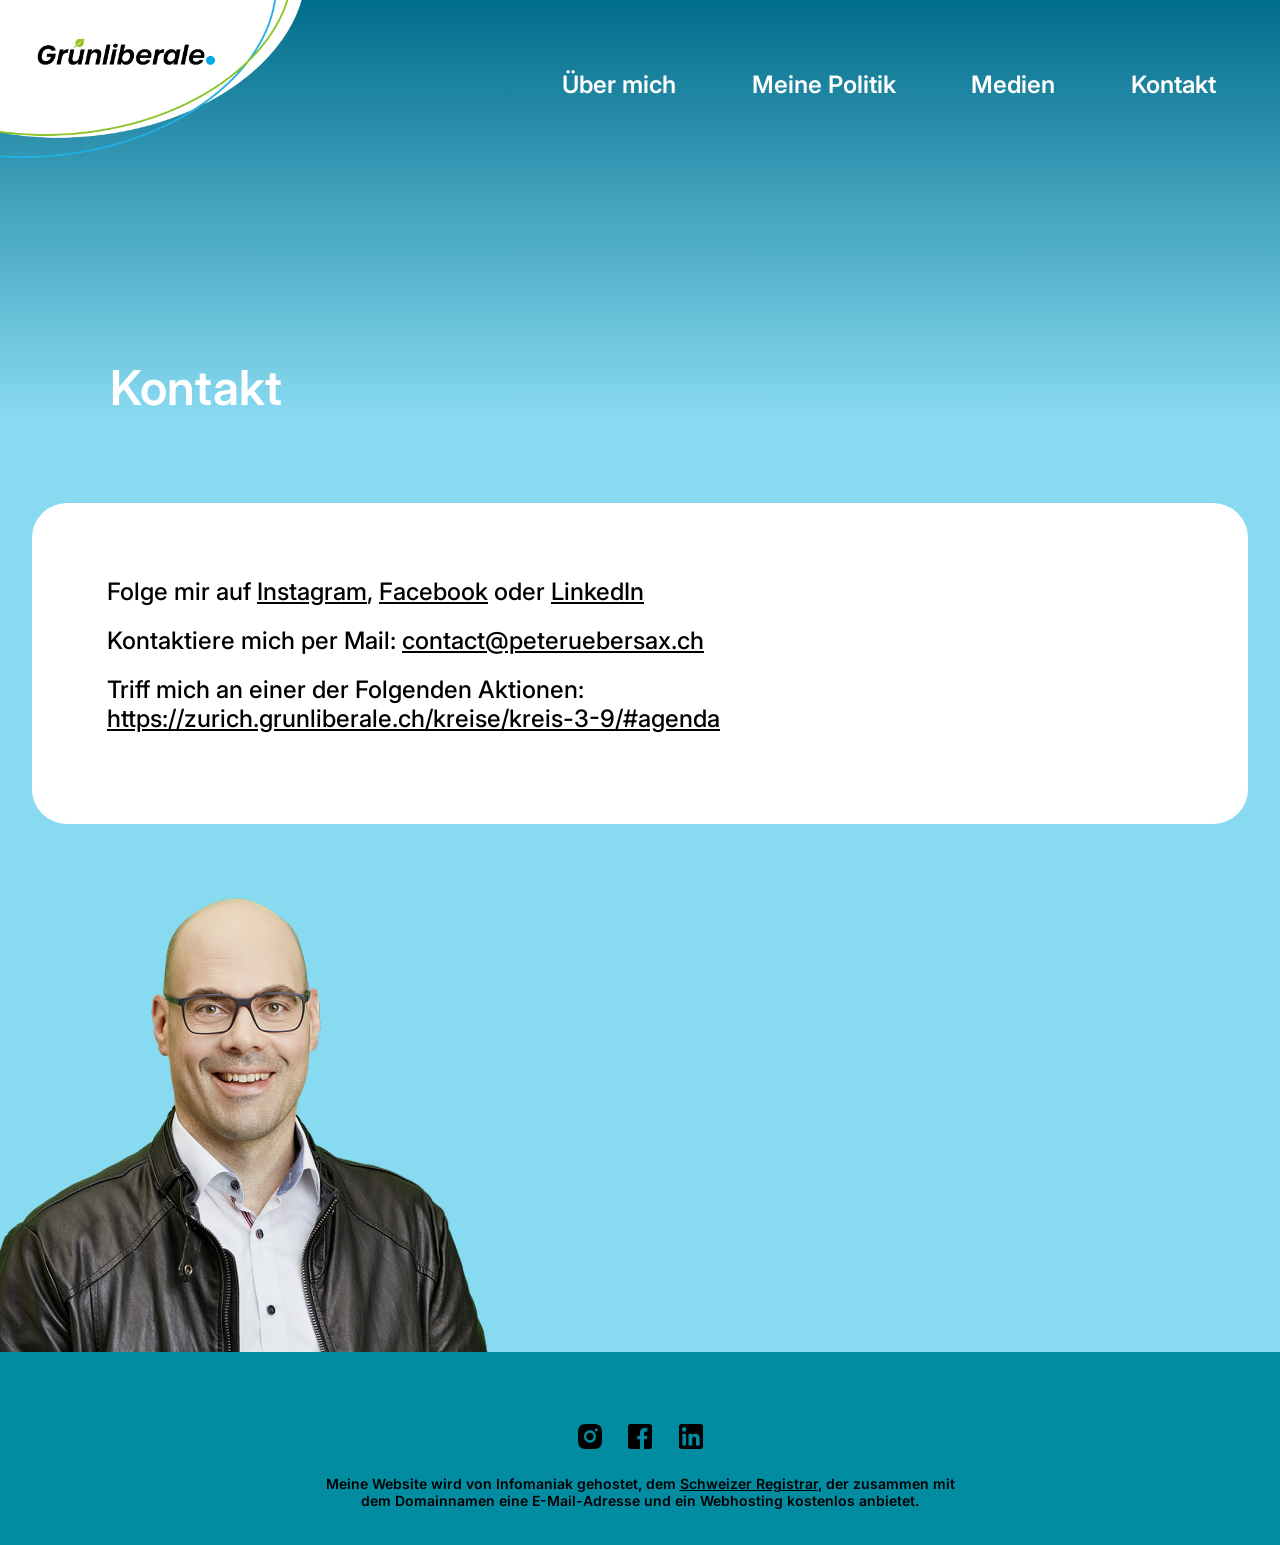
<file: pages/contacts.html>
<!DOCTYPE html>
<html lang="en">
  <head>
    <meta charset="UTF-8" />
    <meta name="viewport" content="width=device-width, initial-scale=1.0" />
    <title>Kontakt</title>
    <link rel="icon" href="../img/leaf.png" type="image/png">
    <link rel="stylesheet" href="../css/contacts.css" />
    <script src="../JS/burger.js" defer></script>
    <script src="../JS/contacts.js" defer></script>
  </head>
  <body>
    <header class="header">
      <button class="burger_toggle" id="burgerToggle" aria-label="Menu">
        <span></span>
        <span></span>
        <span></span>
      </button>
      <nav class="burger_menu" id="burgerMenu">
        <ul class="burger_menu__list">
          <li class="burger_menu__item">
            <a href="../index.html">Über mich</a>
          </li>
          <li class="burger_menu__item">
            <a href="politic.html">Meine Politik</a>
          </li>
          <li class="burger_menu__item"><a href="medien.html">Medien</a></li>
          <li class="burger_menu__item">
            <a href="contacts.html">Kontakt</a>
          </li>
        </ul>
      </nav>
      <ul class="header__block">
        <li class="header__about_me"><a href="../index.html">Über mich</a></li>
        <li class="header__my_politic">
          <a href="politic.html">Meine Politik</a>
        </li>
        <li class="header__media"><a href="medien.html">Medien</a></li>
        <li class="header__contacts"><a href="contacts.html">Kontakt</a></li>
      </ul>
    </header>
    <main class="main">
      <div class="linear_gradient"></div>
      <section class="logo">
        <img class="main__logo_mobile" src="../img/logo_mobile.png" alt="" />
        <img class="main__logo" src="../img/logo.png" alt="" />
      </section>

      <section class="contacts">
        <h3 class="contacts__title">Kontakt</h3>
        <div class="contacts__wrapper">
          <ul class="contacts__list">
            <li class="contacts__list__item">
              <p class="contacts__list__item__text">
                Folge mir auf <a class="contacts__list__item__text_link" href="https://www.instagram.com/peter.uebersax/"
            >Instagram</a>, <a class="contacts__list__item__text_link" href="https://www.facebook.com/peter.uebersax.12">Facebook</a> oder <a class="contacts__list__item__text_link" href="https://www.linkedin.com/in/peter-u-022654145/">LinkedIn</a>
              </p>
            </li>
            <!-- <li class="contacts__list__item">
              <p class="contacts__list__item__text">
                Kontaktiere mich per Mail: 
                <a href="&#109;&#97;&#105;&#108;&#116;&#111;&#58;&#99;&#111;&#110;&#116;&#97;&#99;&#116;&#64;&#112;&#101;&#116;&#101;&#114;&#117;&#101;&#98;&#101;&#114;&#115;&#97;&#120;&#46;&#99;&#104;">contact@peteruebersax.ch</a>
                <a class="contacts__list__item__text_link" href="mailto:contact@peteruebersax.ch">contact@peteruebersax.ch</a>
              </p>
            </li> -->

<li class="contacts__list__item">
  <p class="contacts__list__item__text">
    Kontaktiere mich per Mail: <a class="contacts__list__item__text_link" id="email-link" href="#">📧 Email laden...</a>
  </p>
</li>

            <li class="contacts__list__item">
              <p class="contacts__list__item__text">
                Triff mich an einer der Folgenden
                Aktionen: <br><a class="contacts__list__item__text_link" href="https://zurich.grunliberale.ch/kreise/kreis-3-9/#agenda">https://zurich.grunliberale.ch/kreise/kreis-3-9/#agenda</a>
              </p>
            </li>
          </ul>
        </div>
        <img class="contacts_img" src="../img/Peter_contacts.png" alt="" />
      </section>
    </main>

    <footer class="footer">
      <ul class="footer__icons">
        <li class="footer__icons__item">
          <a href="https://www.instagram.com/peter.uebersax/"
            ><img class="footer__icons__item__img" src="/img/insta.png" alt=""
          /></a>
        </li>
        <li class="footer__icons__item">
          <a href="https://www.facebook.com/peter.uebersax.12"
            ><img
              class="footer__icons__item__img"
              src="/img/facebook.png"
              alt=""
          /></a>
        </li>
        <li class="footer__icons__item">
          <a href="https://www.linkedin.com/in/peter-u-022654145/"
            ><img
              class="footer__icons__item__img"
              src="/img/linkedin.png"
              alt=""
          /></a>
        </li>
      </ul>
      <p class="footer__text">
        Meine Website wird von Infomaniak gehostet, dem <a
          href="https://www.infomaniak.com/de/domains"
          ><span class="footer__text__link">Schweizer Registrar</span></a
        >, der zusammen mit dem Domainnamen eine E-Mail-Adresse und ein
        Webhosting kostenlos anbietet.
      </p>
    </footer>
  </body>
</html>
</file>
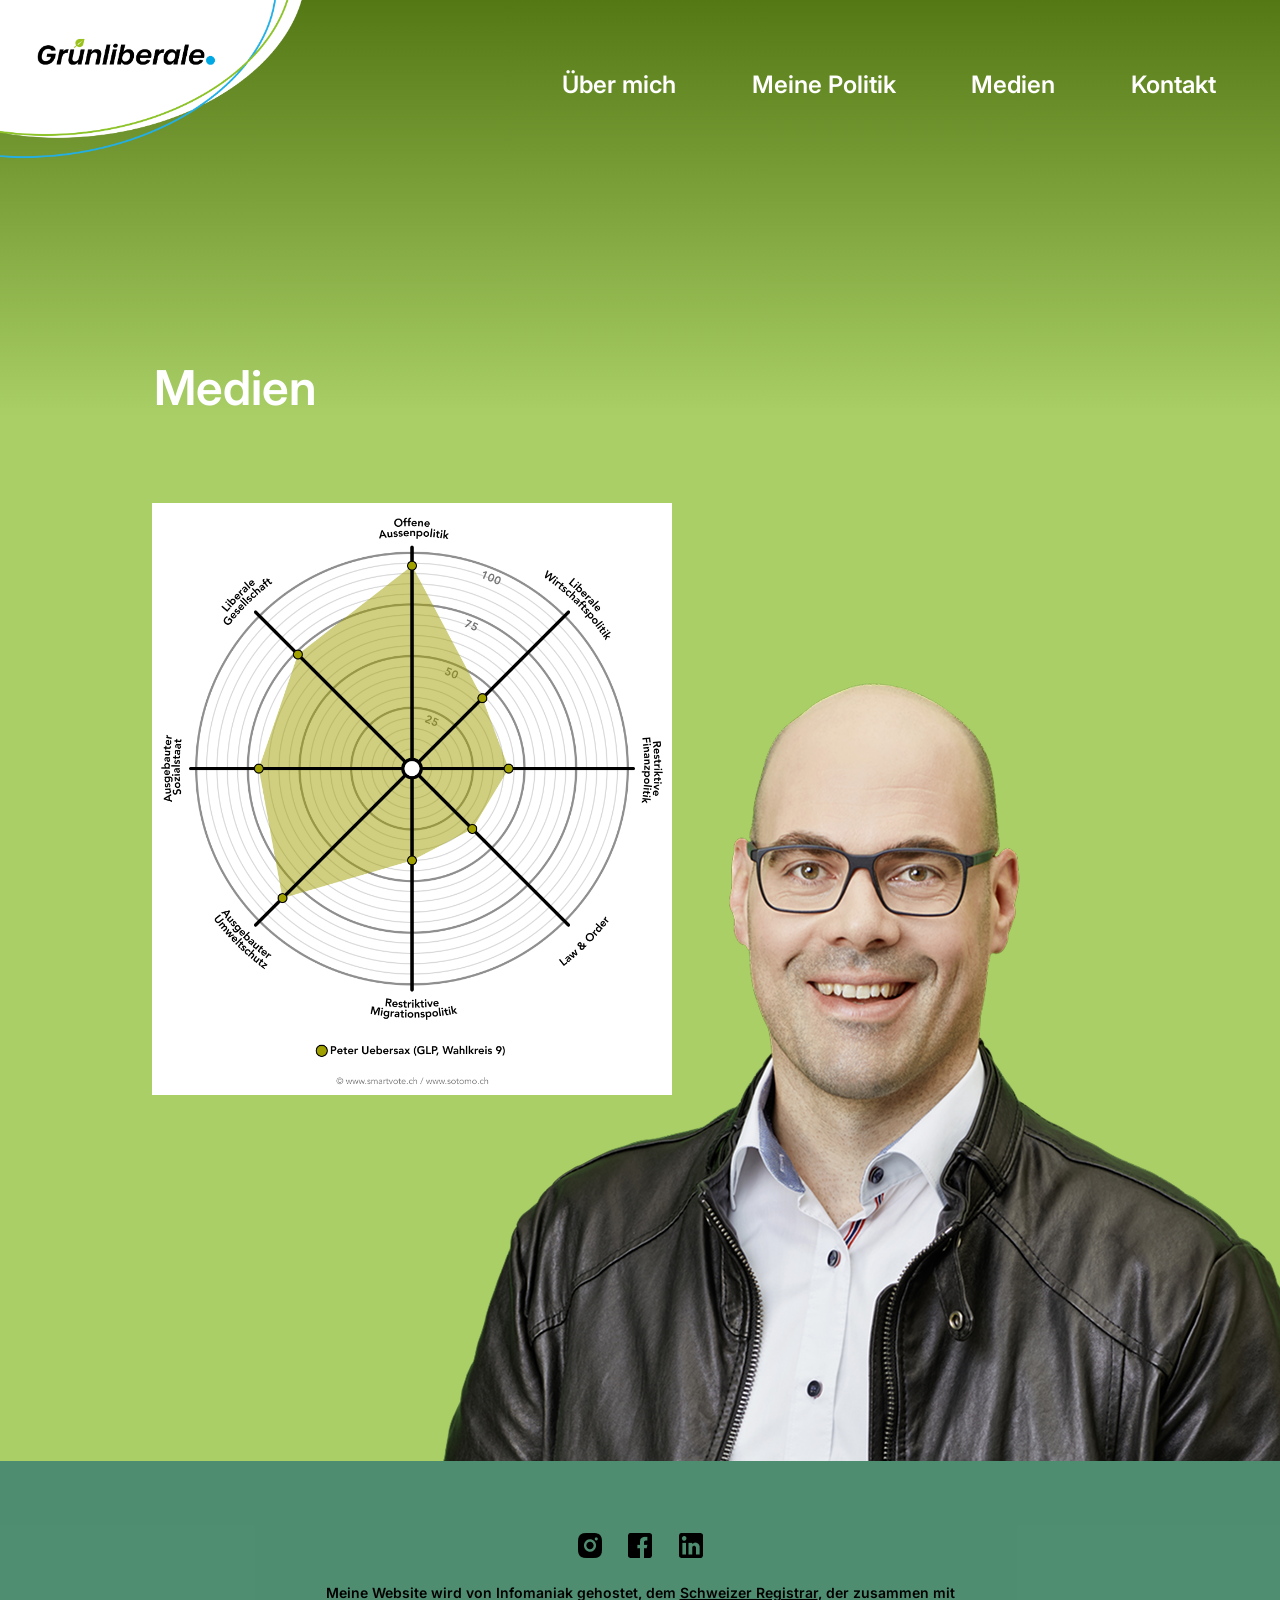
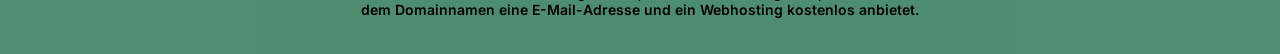
<file: pages/medien.html>
<!DOCTYPE html>
<html lang="en">
  <head>
    <meta charset="UTF-8" />
    <meta name="viewport" content="width=device-width, initial-scale=1.0" />
    <title>Medien</title>
    <link rel="icon" href="../img/leaf.png" type="image/png">
    <link rel="stylesheet" href="../css/medien.css" />
    <script src="../JS/burger.js" defer></script>
  </head>
  <body>
    <header class="header">
      <button class="burger_toggle" id="burgerToggle" aria-label="Menu">
        <span></span>
        <span></span>
        <span></span>
      </button>
      <nav class="burger_menu" id="burgerMenu">
        <ul class="burger_menu__list">
      <li class="burger_menu__item"><a href="../index.html">Über mich</a></li>
      <li class="burger_menu__item"><a href="politic.html">Meine Politik</a></li>
      <li class="burger_menu__item"><a href="medien.html">Medien</a></li>
      <li class="burger_menu__item"><a href="contacts.html">Kontakt</a></li>
        </ul>
      </nav>
      <ul class="header__block">
    <li class="header__about_me"><a href="../index.html">Über mich</a></li>
    <li class="header__my_politic"><a href="politic.html">Meine Politik</a></li>
    <li class="header__media"><a href="medien.html">Medien</a></li>
    <li class="header__contacts"><a href="contacts.html">Kontakt</a></li>
      </ul>
    </header>
    <main class="main">
      <div class="linear_gradient"></div>
      <section class="logo">
        <img class="main__logo_mobile" src="../img/logo_mobile.png" alt="" />
        <img class="main__logo" src="../img/logo.png" alt="" />
      </section>

      <section class="medien">
        <h3 class="medien__title">Medien</h3>
        <a href="https://smartvote.ch/de/elections/26_st_zuerich_leg/candidacies/73060"> <img class="medien__img" src="../img/medien.png" alt=""></a>
      </section>
           <img class="politic_img" src="../img/Peter_flipped.png" alt="" />
    </main>

    <footer class="footer">
      <ul class="footer__icons">
        <li class="footer__icons__item">
          <a href="https://www.instagram.com/peter.uebersax/"
            ><img class="footer__icons__item__img" src="/img/insta.png" alt=""
          /></a>
        </li>
        <li class="footer__icons__item">
          <a href="https://www.facebook.com/peter.uebersax.12"
            ><img
              class="footer__icons__item__img"
              src="/img/facebook.png"
              alt=""
          /></a>
        </li>
        <li class="footer__icons__item">
          <a href="https://www.linkedin.com/in/peter-u-022654145/"
            ><img
              class="footer__icons__item__img"
              src="/img/linkedin.png"
              alt=""
          /></a>
        </li>
      </ul>
      <p class="footer__text">
        Meine Website wird von Infomaniak gehostet, dem <a
          href="https://www.infomaniak.com/de/domains"
          ><span class="footer__text__link">Schweizer Registrar</span></a
        >, der zusammen mit dem Domainnamen eine E-Mail-Adresse und ein
        Webhosting kostenlos anbietet.
      </p>
    </footer>
  </body>
</html>
</file>
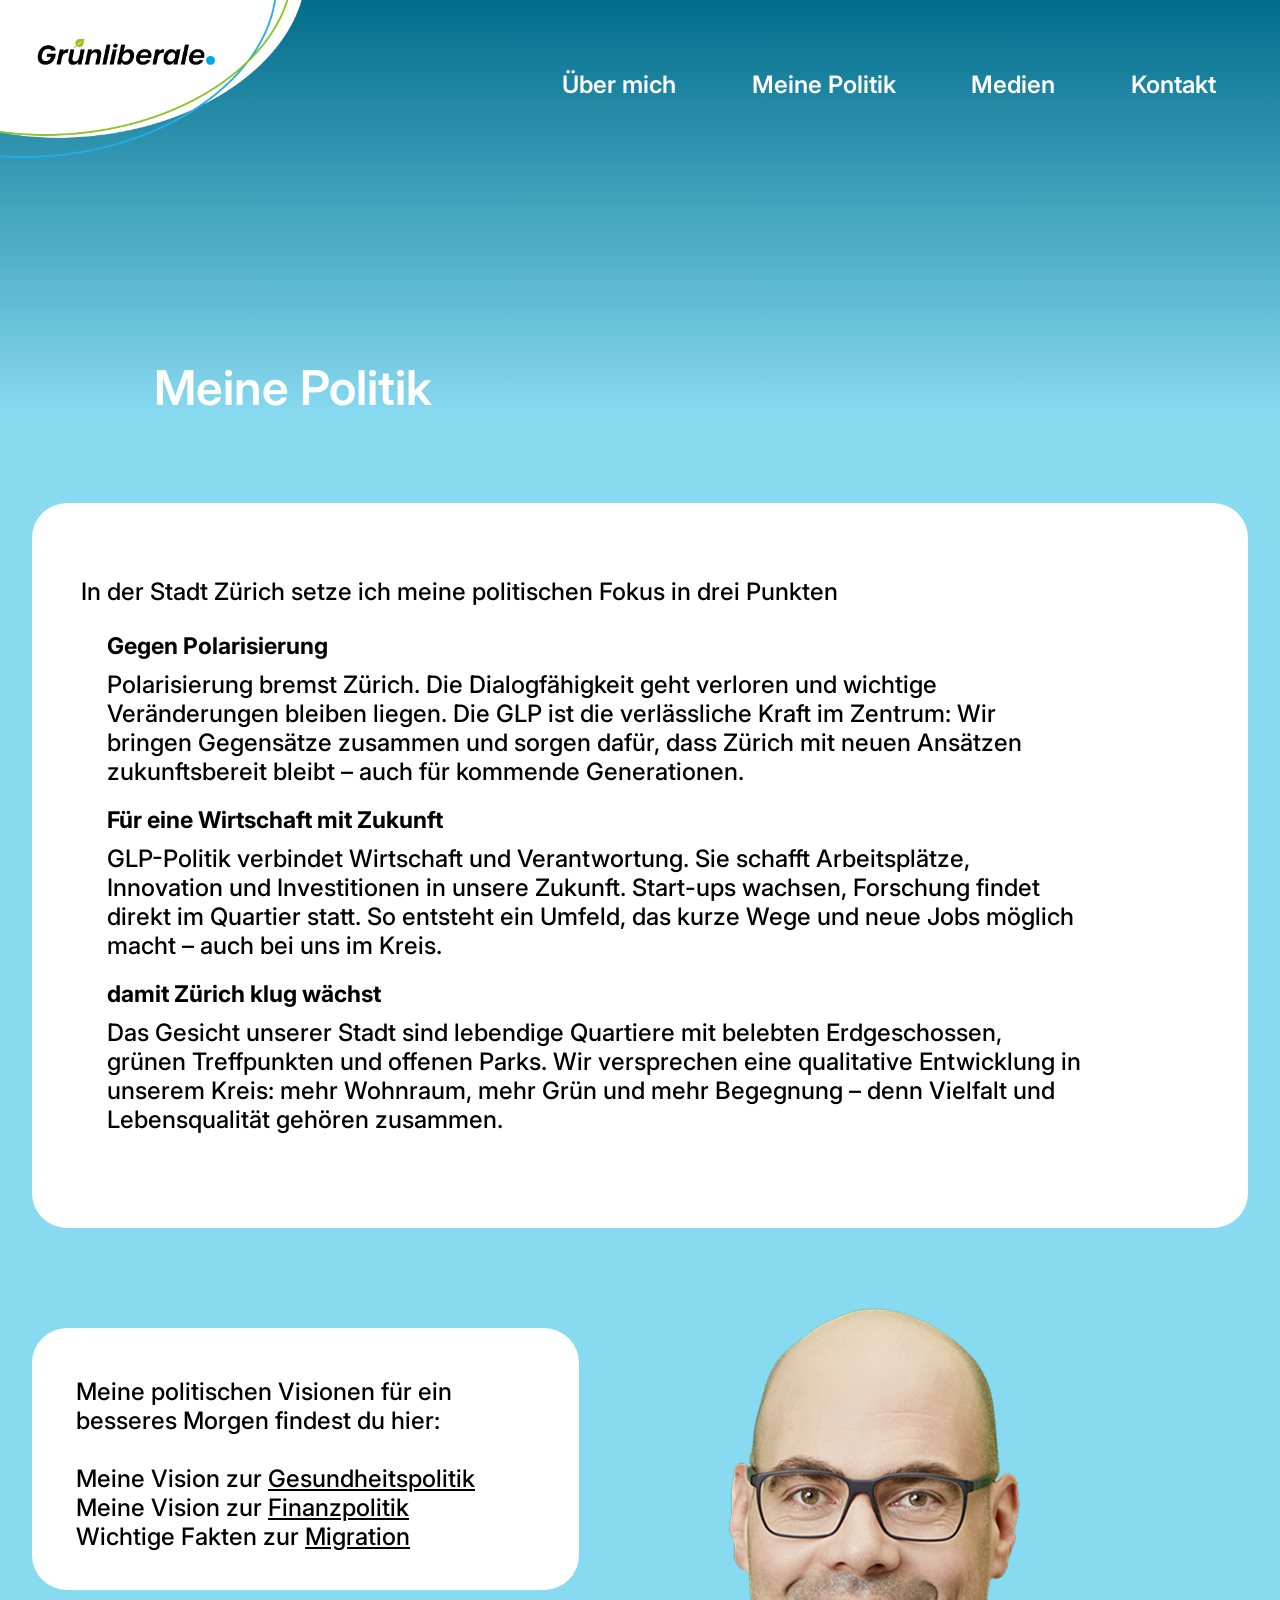
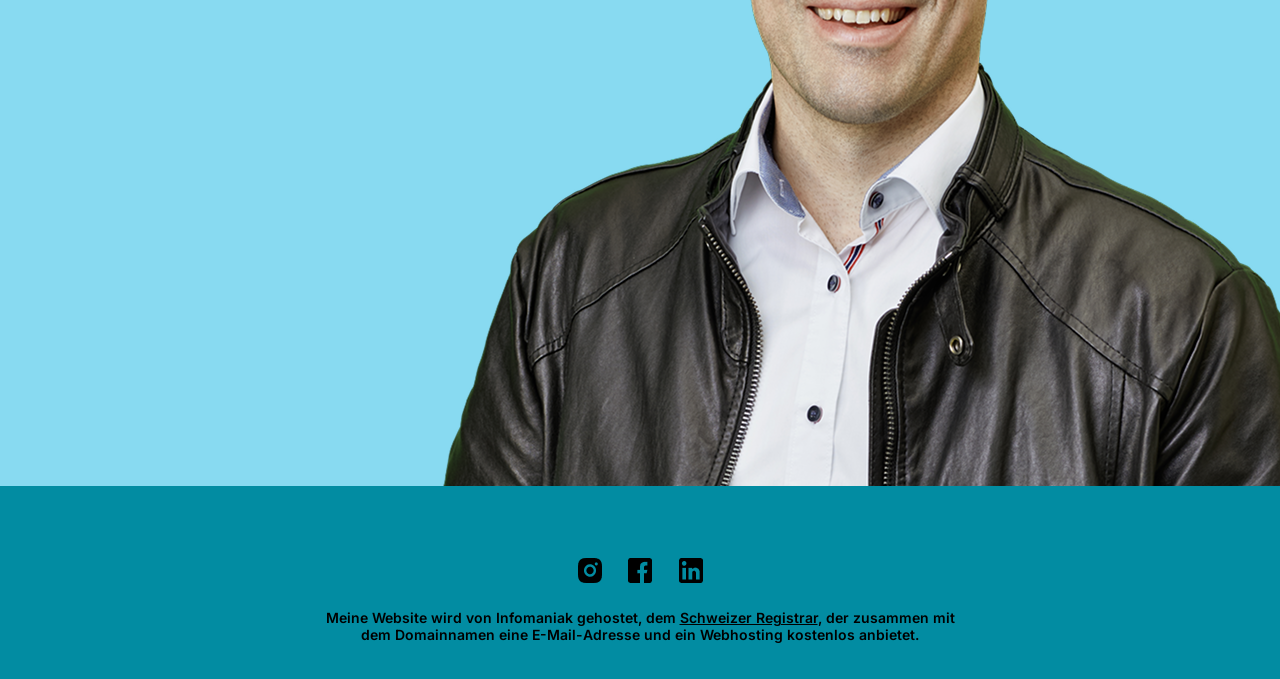
<file: pages/politic.html>
<!DOCTYPE html>
<html lang="en">
  <head>
    <meta charset="UTF-8" />
    <meta name="viewport" content="width=device-width, initial-scale=1.0" />
    <title>Meine Politik</title>
    <link rel="icon" href="../img/leaf.png" type="image/png">
    <link rel="stylesheet" href="../css/politic.css" />
    <script src="../JS/burger.js" defer></script>
  </head>
  <body>
    <header class="header">
      <button class="burger_toggle" id="burgerToggle" aria-label="Menu">
        <span></span>
        <span></span>
        <span></span>
      </button>
      <nav class="burger_menu" id="burgerMenu">
        <ul class="burger_menu__list">
      <li class="burger_menu__item"><a href="../index.html">Über mich</a></li>
      <li class="burger_menu__item"><a href="politic.html">Meine Politik</a></li>
      <li class="burger_menu__item"><a href="medien.html">Medien</a></li>
      <li class="burger_menu__item"><a href="contacts.html">Kontakt</a></li>
        </ul>
      </nav>
      <ul class="header__block">
    <li class="header__about_me"><a href="../index.html">Über mich</a></li>
    <li class="header__my_politic"><a href="politic.html">Meine Politik</a></li>
    <li class="header__media"><a href="medien.html">Medien</a></li>
    <li class="header__contacts"><a href="contacts.html">Kontakt</a></li>
      </ul>
    </header>
    <main class="main">
      <div class="linear_gradient"></div>
      <section class="logo">
        <img class="main__logo_mobile" src="../img/logo_mobile.png" alt="" />
        <img class="main__logo" src="../img/logo.png" alt="" />
      </section>

      <section class="politic">
        <h3 class="politic__title">Meine Politik</h3>
        <div class="politic__wrapper">
          <p class="politic__subtitle">
            In der Stadt Zürich setze ich meine politischen Fokus in drei
            Punkten
          </p>
          <ul class="politic__list">
            <li class="politic__list__item">
              <h6 class="politic__list__item__title">Gegen Polarisierung</h6>
              <p class="politic__list__item__text">
                Polarisierung bremst Zürich. Die Dialogfähigkeit geht verloren
                und wichtige Veränderungen bleiben liegen. Die GLP ist die
                verlässliche Kraft im Zentrum: Wir bringen Gegensätze zusammen
                und sorgen dafür, dass Zürich mit neuen Ansätzen zukunftsbereit
                bleibt – auch für kommende Generationen.
              </p>
            </li>
            <li class="politic__list__item">
              <h6 class="politic__list__item__title">
                Für eine Wirtschaft mit Zukunft
              </h6>
              <p class="politic__list__item__text">
                GLP-Politik verbindet Wirtschaft und Verantwortung. Sie schafft
                Arbeitsplätze, Innovation und Investitionen in unsere Zukunft.
                Start-ups wachsen, Forschung findet direkt im Quartier statt. So
                entsteht ein Umfeld, das kurze Wege und neue Jobs möglich macht
                – auch bei uns im Kreis.
              </p>
            </li>
            <li class="politic__list__item">
              <h6 class="politic__list__item__title">
                damit Zürich klug wächst
              </h6>
              <p class="politic__list__item__text">
                Das Gesicht unserer Stadt sind lebendige Quartiere mit belebten
                Erdgeschossen, grünen Treffpunkten und offenen Parks. Wir
                versprechen eine qualitative Entwicklung in unserem Kreis: mehr
                Wohnraum, mehr Grün und mehr Begegnung – denn Vielfalt und
                Lebensqualität gehören zusammen.
              </p>
            </li>
          </ul>
        </div>
      </section>
      <section class="vision">
        <div class="vision__wrapper">
          <p class="vision__title">
            Meine politischen Visionen für ein besseres Morgen findest du hier:
          </p>
          <br>
          <ul class="vision__list">
            <li class="vision__list__item">
              <p class="politic__vision__item__text">
                Meine Vision zur <a href="https://ch2050.ch/dezentrale-organisation/"
                  class="politic__vision__item__text__underscore" 
                  >Gesundheitspolitik</a
                >
              </p>
            </li>
            <li class="vision__list__item">
              <p class="politic__vision__item__text">
                Meine Vision zur <a
                  class="politic__vision__item__text__underscore" href="https://ch2050.ch/greenwashing/"
                  >Finanzpolitik</a
                >
              </p>
            </li>
            <li class="vision__list__item">
              <p class="politic__vision__item__text">
                Wichtige Fakten zur <a
                  class="politic__vision__item__text__underscore" href="https://migration.glplab.ch/darueber-muessen-wir-sprechen/"
                  >Migration</a
                >
              </p>
            </li>
          </ul>
        </div>
      </section>
      <img class="politic_img" src="../img/Peter_flipped.png" alt="" />
    </main>

    <footer class="footer">
      <ul class="footer__icons">
        <li class="footer__icons__item">
          <a href="https://www.instagram.com/peter.uebersax/"
            ><img class="footer__icons__item__img" src="/img/insta.png" alt=""
          /></a>
        </li>
        <li class="footer__icons__item">
          <a href="https://www.facebook.com/peter.uebersax.12"
            ><img
              class="footer__icons__item__img"
              src="/img/facebook.png"
              alt=""
          /></a>
        </li>
        <li class="footer__icons__item">
          <a href="https://www.linkedin.com/in/peter-u-022654145/"
            ><img
              class="footer__icons__item__img"
              src="/img/linkedin.png"
              alt=""
          /></a>
        </li>
      </ul>
      <p class="footer__text">
        Meine Website wird von Infomaniak gehostet, dem <a
          href="https://www.infomaniak.com/de/domains"
          ><span class="footer__text__link">Schweizer Registrar</span></a
        >, der zusammen mit dem Domainnamen eine E-Mail-Adresse und ein
        Webhosting kostenlos anbietet.
      </p>
    </footer>
  </body>
</html>
</file>
<file: css/contacts.css>
@import url("https://fonts.googleapis.com/css2?family=Heebo:wght@100..900&family=Inter:ital,opsz,wght@0,14..32,100..900;1,14..32,100..900&display=swap");
a {
  text-decoration: none;
  color: inherit;
  cursor: url("../img/leaf.png"), auto;
}

.header__block {
  position: absolute;
  top: 70px;
  right: 5%;
  display: flex;
  width: 654px;
  height: 29px;
  justify-content: space-between;
  align-items: center;
  color: #ffffff;
  z-index: 2;
  list-style: none;
  font-weight: 600;
  font-size: 24px;
  cursor: url("../img/leaf.png"), auto;
}

@media (max-width: 1024px) {
  .header__block {
    position: absolute;
    top: 50px;
    width: 60vw;
    font-size: 18px;
  }
}
@media (max-width: 650px) {
  .header__block {
    position: absolute;
    top: 30px;
    width: 65vw;
    font-size: 12px;
  }
}
@media (max-width: 480px) {
  .header__block {
    display: none;
  }
}
.burger_toggle {
  display: none;
  position: absolute;
  top: 32px;
  right: 32px;
  width: 36px;
  height: 36px;
  background: none;
  border: none;
  cursor: pointer;
  z-index: 11;
  padding: 0;
  flex-direction: column;
  justify-content: space-around;
  align-items: center;
}
.burger_toggle span {
  display: block;
  width: 28px;
  height: 3px;
  background-color: #ffffff;
  border-radius: 2px;
  transition: all 0.3s ease;
}
.burger_toggle.active span:nth-child(1) {
  transform: rotate(45deg) translate(10px, 10px);
}
.burger_toggle.active span:nth-child(2) {
  opacity: 0;
}
.burger_toggle.active span:nth-child(3) {
  transform: rotate(-45deg) translate(7px, -7px);
}

.burger_menu {
  display: none;
  position: fixed;
  top: 0;
  left: -100%;
  width: 100%;
  height: 100vh;
  background: linear-gradient(213.38deg, rgba(0, 164, 227, 0.95) 5.39%, rgba(125, 187, 0, 0.95) 99.09%);
  z-index: 10;
  transition: left 0.3s ease;
}
.burger_menu.active {
  left: 0;
}
.burger_menu__list {
  display: flex;
  flex-direction: column;
  justify-content: center;
  align-items: center;
  height: 100%;
  list-style: none;
  padding: 0;
  margin: 0;
  gap: 40px;
}
.burger_menu__item a {
  color: #ffffff;
  font-size: 32px;
  font-weight: 600;
}
.burger_menu__item a:hover {
  transform: scale(1.1);
}
.burger_menu__item a:active {
  transform: scale(0.95);
}

@media (max-width: 480px) {
  .burger_toggle {
    display: flex;
  }
  .burger_menu {
    display: block;
  }
}
.main__logo {
  position: absolute;
  top: 0;
  left: 0;
  z-index: 2;
  width: 25%;
}
.main__logo_mobile {
  display: none;
}

@media (max-width: 1200px) {
  .main__logo {
    zoom: 68%;
    position: absolute;
    z-index: 2;
  }
  .main__slogan {
    height: 78vh;
  }
}
@media (max-width: 1024px) {
  .main__logo {
    zoom: 50%;
  }
}
@media (max-width: 650px) {
  .main__logo {
    zoom: 30%;
  }
}
@media (max-width: 480px) {
  .main__logo {
    display: none;
  }
  .main__logo_mobile {
    display: block;
    position: absolute;
    top: 0;
    left: 0;
    z-index: 2;
    scale: 25%;
    transform-origin: top left;
  }
}
.footer {
  width: 100%;
  background-color: rgba(1, 109, 140, 0.5490196078);
  position: relative;
}
.footer__icons {
  width: 125px;
  height: auto;
  margin: 0 auto;
  display: flex;
  justify-content: space-between;
  align-items: center;
  list-style: none;
  padding-top: 8vh;
}
.footer__icons__item__img {
  cursor: url("/img/leaf.png"), auto;
}
.footer__text {
  width: 90%;
  max-width: 647px;
  height: auto;
  margin: 0 auto;
  margin-top: 20px;
  padding-bottom: 4vh;
  font-size: 14px;
  text-align: center;
  font-weight: 600;
  font-weight: 600;
  font-size: 14px;
  text-align: center;
  vertical-align: middle;
  text-decoration-style: solid;
  color: #000000;
}
.footer__text__link {
  text-decoration: underline;
  cursor: url("/img/leaf.png"), auto;
}

@media (max-width: 480px) {
  .footer__icons {
    padding-top: 31px;
  }
  .footer__text {
    font-size: 10px;
    margin-top: 0;
    padding-bottom: 15px;
  }
}
* {
  margin: 0;
  padding: 0;
  box-sizing: border-box;
}

html {
  scroll-behavior: smooth;
  width: 100%;
}

body {
  margin: 0 auto;
  max-width: 1920px;
  overflow-x: hidden;
  margin: 0 auto;
  font-weight: 500;
  font-size: 24px;
  font-family: "Inter", sans-serif;
  position: relative;
  z-index: -1;
}

.main {
  width: 100%;
  max-width: 1920px;
  position: relative;
  height: auto;
  background-color: rgba(85, 202, 235, 0.6980392157);
  z-index: -2;
}

.linear_gradient {
  position: absolute;
  width: 100%;
  height: 417px;
  z-index: -2;
  background: linear-gradient(180deg, #006d8b 0%, rgba(133, 215, 239, 0) 100%);
}

.footer {
  background-color: hsl(188, 98%, 32%);
}

.contacts__title {
  font-weight: 600;
  font-size: 48px;
  vertical-align: middle;
  color: #ffffff;
  padding-top: 358px;
  padding-left: 78px;
  padding-bottom: 86px;
  z-index: 20;
}

.contacts {
  margin: 0 auto;
  padding-bottom: 912px;
  width: 95%;
  height: auto;
}
.contacts__wrapper {
  background-color: white;
  border-radius: 35px;
  padding: 74px 167px 71px 75px;
  margin-bottom: 128px;
}
.contacts__list {
  list-style: none;
}
.contacts__list__item {
  margin-bottom: 20px;
}
.contacts__list__item__text_link {
  text-decoration: underline;
}

.contacts_img {
  position: absolute;
  bottom: 0;
  left: 0;
  z-index: 0;
}

@media (max-width: 1400px) {
  .contacts {
    padding-bottom: 400px;
  }
  .contacts_img {
    width: 500px;
  }
}
@media (max-width: 1200px) {
  .contacts__wrapper {
    padding-right: 75px;
  }
  .contacts__title {
    padding-top: 250px;
  }
}
@media (max-width: 768px) {
  .contacts__wrapper {
    font-size: 16px;
    padding-left: 30px;
  }
}
@media (max-width: 480px) {
  body {
    z-index: -1;
  }
  .linear_gradient {
    z-index: 0;
    height: 300px;
  }
  .main__logo_mobile {
    z-index: 1;
  }
  .logo {
    padding-top: 250px;
  }
  .contacts__wrapper {
    margin: 0 auto;
    padding: 35px;
    font-size: 18px;
  }
  .contacts__title {
    position: absolute;
    top: -100px;
    right: 40px;
    font-size: 40px;
    width: 360px;
    text-align: end;
  }
  .contacts_img {
    width: 400px;
  }
  .contacts__list__item:last-child .contacts__list__item__text_link {
    word-break: break-all;
  }
}
@media (max-width: 390px) {
  .contacts__wrapper {
    font-size: 12px;
  }
  .contacts_img {
    width: 330px;
  }
}
</file>
<file: css/medien.css>
@import url("https://fonts.googleapis.com/css2?family=Heebo:wght@100..900&family=Inter:ital,opsz,wght@0,14..32,100..900;1,14..32,100..900&display=swap");
a {
  text-decoration: none;
  color: inherit;
  cursor: url("../img/leaf.png"), auto;
}

.header__block {
  position: absolute;
  top: 70px;
  right: 5%;
  display: flex;
  width: 654px;
  height: 29px;
  justify-content: space-between;
  align-items: center;
  color: #ffffff;
  z-index: 2;
  list-style: none;
  font-weight: 600;
  font-size: 24px;
  cursor: url("../img/leaf.png"), auto;
}

@media (max-width: 1024px) {
  .header__block {
    position: absolute;
    top: 50px;
    width: 60vw;
    font-size: 18px;
  }
}
@media (max-width: 650px) {
  .header__block {
    position: absolute;
    top: 30px;
    width: 65vw;
    font-size: 12px;
  }
}
@media (max-width: 480px) {
  .header__block {
    display: none;
  }
}
.burger_toggle {
  display: none;
  position: absolute;
  top: 32px;
  right: 32px;
  width: 36px;
  height: 36px;
  background: none;
  border: none;
  cursor: pointer;
  z-index: 11;
  padding: 0;
  flex-direction: column;
  justify-content: space-around;
  align-items: center;
}
.burger_toggle span {
  display: block;
  width: 28px;
  height: 3px;
  background-color: #ffffff;
  border-radius: 2px;
  transition: all 0.3s ease;
}
.burger_toggle.active span:nth-child(1) {
  transform: rotate(45deg) translate(10px, 10px);
}
.burger_toggle.active span:nth-child(2) {
  opacity: 0;
}
.burger_toggle.active span:nth-child(3) {
  transform: rotate(-45deg) translate(7px, -7px);
}

.burger_menu {
  display: none;
  position: fixed;
  top: 0;
  left: -100%;
  width: 100%;
  height: 100vh;
  background: linear-gradient(213.38deg, rgba(0, 164, 227, 0.95) 5.39%, rgba(125, 187, 0, 0.95) 99.09%);
  z-index: 10;
  transition: left 0.3s ease;
}
.burger_menu.active {
  left: 0;
}
.burger_menu__list {
  display: flex;
  flex-direction: column;
  justify-content: center;
  align-items: center;
  height: 100%;
  list-style: none;
  padding: 0;
  margin: 0;
  gap: 40px;
}
.burger_menu__item a {
  color: #ffffff;
  font-size: 32px;
  font-weight: 600;
}
.burger_menu__item a:hover {
  transform: scale(1.1);
}
.burger_menu__item a:active {
  transform: scale(0.95);
}

@media (max-width: 480px) {
  .burger_toggle {
    display: flex;
  }
  .burger_menu {
    display: block;
  }
}
.main__logo {
  position: absolute;
  top: 0;
  left: 0;
  z-index: 2;
  width: 25%;
}
.main__logo_mobile {
  display: none;
}

@media (max-width: 1200px) {
  .main__logo {
    zoom: 68%;
    position: absolute;
    z-index: 2;
  }
  .main__slogan {
    height: 78vh;
  }
}
@media (max-width: 1024px) {
  .main__logo {
    zoom: 50%;
  }
}
@media (max-width: 650px) {
  .main__logo {
    zoom: 30%;
  }
}
@media (max-width: 480px) {
  .main__logo {
    display: none;
  }
  .main__logo_mobile {
    display: block;
    position: absolute;
    top: 0;
    left: 0;
    z-index: 2;
    scale: 25%;
    transform-origin: top left;
  }
}
.footer {
  width: 100%;
  background-color: rgba(1, 109, 140, 0.5490196078);
  position: relative;
}
.footer__icons {
  width: 125px;
  height: auto;
  margin: 0 auto;
  display: flex;
  justify-content: space-between;
  align-items: center;
  list-style: none;
  padding-top: 8vh;
}
.footer__icons__item__img {
  cursor: url("/img/leaf.png"), auto;
}
.footer__text {
  width: 90%;
  max-width: 647px;
  height: auto;
  margin: 0 auto;
  margin-top: 20px;
  padding-bottom: 4vh;
  font-size: 14px;
  text-align: center;
  font-weight: 600;
  font-weight: 600;
  font-size: 14px;
  text-align: center;
  vertical-align: middle;
  text-decoration-style: solid;
  color: #000000;
}
.footer__text__link {
  text-decoration: underline;
  cursor: url("/img/leaf.png"), auto;
}

@media (max-width: 480px) {
  .footer__icons {
    padding-top: 31px;
  }
  .footer__text {
    font-size: 10px;
    margin-top: 0;
    padding-bottom: 15px;
  }
}
* {
  margin: 0;
  padding: 0;
  box-sizing: border-box;
}

html {
  scroll-behavior: smooth;
  width: 100%;
}

body {
  margin: 0 auto;
  max-width: 1920px;
  margin: 0 auto;
  font-weight: 500;
  font-size: 24px;
  font-family: "Inter", sans-serif;
  position: relative;
  z-index: -5;
}

.main {
  width: 100%;
  max-width: 1920px;
  position: relative;
  height: auto;
  background-color: #a9cf66;
  z-index: -2;
}

.linear_gradient {
  position: absolute;
  width: 100%;
  height: 417px;
  z-index: -1;
  background: linear-gradient(180deg, #547814 0%, rgba(139, 195, 41, 0) 100%);
}

.medien__title {
  font-weight: 600;
  font-size: 48px;
  vertical-align: middle;
  color: #ffffff;
  z-index: 20;
  padding-top: 358px;
  padding-left: 122px;
  padding-bottom: 86px;
}

.medien {
  margin: 0 auto;
  width: 95%;
  height: auto;
}
.medien__img {
  width: 520px;
  padding-bottom: 360px;
  margin-left: 120px;
}
.medien__list__item__title {
  font-weight: 700;
  font-size: 23px;
  margin-bottom: 10px;
}

.politic_img {
  position: absolute;
  bottom: 0;
  right: 0;
  z-index: 0;
}

.footer {
  background-color: rgba(40, 116, 82, 0.8156862745);
}

@media (max-width: 1200px) {
  .medien__title {
    padding-top: 250px;
  }
  .medien__img {
    width: 400px;
    margin-left: 2vw;
  }
  .politic_img {
    width: 520px;
  }
}
@media (max-width: 768px) {
  .medien__title {
    padding-top: 150px;
    display: flex;
    flex-direction: column;
    align-items: center;
    justify-content: center;
  }
  .medien__img {
    width: 90vw;
    margin: 0 auto;
    padding-bottom: 500px;
  }
}
@media (max-width: 480px) {
  .logo {
    padding-top: 300px;
  }
  .medien__title {
    position: absolute;
    top: -20px;
    right: 10px;
    font-size: 40px;
    width: 360px;
    text-align: end;
  }
  .medien__img {
    width: 100%;
    margin-top: -80px;
    padding-bottom: 400px;
  }
  .politic_img {
    width: 380px;
  }
}
</file>
<file: css/politic.css>
@import url("https://fonts.googleapis.com/css2?family=Heebo:wght@100..900&family=Inter:ital,opsz,wght@0,14..32,100..900;1,14..32,100..900&display=swap");
a {
  text-decoration: none;
  color: inherit;
  cursor: url("../img/leaf.png"), auto;
}

.header__block {
  position: absolute;
  top: 70px;
  right: 5%;
  display: flex;
  width: 654px;
  height: 29px;
  justify-content: space-between;
  align-items: center;
  color: #ffffff;
  z-index: 2;
  list-style: none;
  font-weight: 600;
  font-size: 24px;
  cursor: url("../img/leaf.png"), auto;
}

@media (max-width: 1024px) {
  .header__block {
    position: absolute;
    top: 50px;
    width: 60vw;
    font-size: 18px;
  }
}
@media (max-width: 650px) {
  .header__block {
    position: absolute;
    top: 30px;
    width: 65vw;
    font-size: 12px;
  }
}
@media (max-width: 480px) {
  .header__block {
    display: none;
  }
}
.burger_toggle {
  display: none;
  position: absolute;
  top: 32px;
  right: 32px;
  width: 36px;
  height: 36px;
  background: none;
  border: none;
  cursor: pointer;
  z-index: 11;
  padding: 0;
  flex-direction: column;
  justify-content: space-around;
  align-items: center;
}
.burger_toggle span {
  display: block;
  width: 28px;
  height: 3px;
  background-color: #ffffff;
  border-radius: 2px;
  transition: all 0.3s ease;
}
.burger_toggle.active span:nth-child(1) {
  transform: rotate(45deg) translate(10px, 10px);
}
.burger_toggle.active span:nth-child(2) {
  opacity: 0;
}
.burger_toggle.active span:nth-child(3) {
  transform: rotate(-45deg) translate(7px, -7px);
}

.burger_menu {
  display: none;
  position: fixed;
  top: 0;
  left: -100%;
  width: 100%;
  height: 100vh;
  background: linear-gradient(213.38deg, rgba(0, 164, 227, 0.95) 5.39%, rgba(125, 187, 0, 0.95) 99.09%);
  z-index: 10;
  transition: left 0.3s ease;
}
.burger_menu.active {
  left: 0;
}
.burger_menu__list {
  display: flex;
  flex-direction: column;
  justify-content: center;
  align-items: center;
  height: 100%;
  list-style: none;
  padding: 0;
  margin: 0;
  gap: 40px;
}
.burger_menu__item a {
  color: #ffffff;
  font-size: 32px;
  font-weight: 600;
}
.burger_menu__item a:hover {
  transform: scale(1.1);
}
.burger_menu__item a:active {
  transform: scale(0.95);
}

@media (max-width: 480px) {
  .burger_toggle {
    display: flex;
  }
  .burger_menu {
    display: block;
  }
}
.main__logo {
  position: absolute;
  top: 0;
  left: 0;
  z-index: 2;
  width: 25%;
}
.main__logo_mobile {
  display: none;
}

@media (max-width: 1200px) {
  .main__logo {
    zoom: 68%;
    position: absolute;
    z-index: 2;
  }
  .main__slogan {
    height: 78vh;
  }
}
@media (max-width: 1024px) {
  .main__logo {
    zoom: 50%;
  }
}
@media (max-width: 650px) {
  .main__logo {
    zoom: 30%;
  }
}
@media (max-width: 480px) {
  .main__logo {
    display: none;
  }
  .main__logo_mobile {
    display: block;
    position: absolute;
    top: 0;
    left: 0;
    z-index: 2;
    scale: 25%;
    transform-origin: top left;
  }
}
.footer {
  width: 100%;
  background-color: rgba(1, 109, 140, 0.5490196078);
  position: relative;
}
.footer__icons {
  width: 125px;
  height: auto;
  margin: 0 auto;
  display: flex;
  justify-content: space-between;
  align-items: center;
  list-style: none;
  padding-top: 8vh;
}
.footer__icons__item__img {
  cursor: url("/img/leaf.png"), auto;
}
.footer__text {
  width: 90%;
  max-width: 647px;
  height: auto;
  margin: 0 auto;
  margin-top: 20px;
  padding-bottom: 4vh;
  font-size: 14px;
  text-align: center;
  font-weight: 600;
  font-weight: 600;
  font-size: 14px;
  text-align: center;
  vertical-align: middle;
  text-decoration-style: solid;
  color: #000000;
}
.footer__text__link {
  text-decoration: underline;
  cursor: url("/img/leaf.png"), auto;
}

@media (max-width: 480px) {
  .footer__icons {
    padding-top: 31px;
  }
  .footer__text {
    font-size: 10px;
    margin-top: 0;
    padding-bottom: 15px;
  }
}
* {
  margin: 0;
  padding: 0;
  box-sizing: border-box;
}

.politic__vision__item__text__underscore {
  text-decoration: underline;
}

html {
  scroll-behavior: smooth;
  width: 100%;
}

body {
  margin: 0 auto;
  max-width: 1920px;
  margin: 0 auto;
  font-weight: 500;
  font-size: 24px;
  font-family: "Inter", sans-serif;
  position: relative;
}

.main {
  width: 100%;
  max-width: 1920px;
  position: relative;
  height: auto;
  background-color: rgba(85, 202, 235, 0.6980392157);
  z-index: -2;
}

.linear_gradient {
  position: absolute;
  width: 100%;
  height: 417px;
  z-index: -1;
  background: linear-gradient(180deg, #006d8b 0%, rgba(133, 215, 239, 0) 100%);
}

.footer {
  background-color: hsl(188, 98%, 32%);
}

.politic__title {
  font-weight: 600;
  font-size: 48px;
  vertical-align: middle;
  color: #ffffff;
  z-index: 20;
  padding-top: 358px;
  padding-left: 122px;
  padding-bottom: 86px;
}

.politic {
  margin: 0 auto;
  width: 95%;
  height: auto;
}
.politic__wrapper {
  background-color: white;
  border-radius: 35px;
  padding: 74px 167px 74px 75px;
}
.politic__subtitle {
  margin-left: -26px;
  margin-bottom: 26px;
}
.politic__list {
  list-style: none;
}
.politic__list__item {
  margin-bottom: 20px;
}
.politic__list__item__title {
  font-weight: 700;
  font-size: 23px;
  margin-bottom: 10px;
}

.vision {
  margin: 0 auto;
  width: 95%;
  padding-bottom: 496px;
}
.vision__wrapper {
  width: 45%;
  margin-top: 100px;
  background-color: white;
  border-radius: 35px;
  padding-left: 44px;
  padding-top: 49px;
  padding-bottom: 39px;
  padding-right: 44px;
}
.vision__list {
  list-style: none;
}

.politic_img {
  position: absolute;
  bottom: 0;
  right: 0;
  z-index: 0;
}

@media (max-width: 1200px) {
  .politic__wrapper {
    padding-right: 75px;
  }
  .politic__title {
    padding-top: 250px;
  }
  .politic_img {
    width: 60%;
  }
  .vision__wrapper {
    width: 40%;
  }
}
@media (max-width: 768px) {
  .politic__title {
    padding-top: 200px;
  }
  .politic_img {
    width: 60%;
  }
  .vision__wrapper {
    width: 95%;
  }
}
@media (max-width: 480px) {
  body {
    z-index: -1;
  }
  .linear_gradient {
    z-index: 0;
    height: 300px;
  }
  .main__logo_mobile {
    z-index: 1;
  }
  .logo {
    padding-top: 300px;
  }
  .politic__wrapper {
    margin: 0 auto;
    padding: 35px;
    font-size: 20px;
  }
  .politic__title {
    position: absolute;
    top: -20px;
    right: 40px;
    font-size: 40px;
    width: 360px;
    text-align: end;
  }
  .politic__subtitle {
    font-size: 18px;
  }
  .politic__list__item__text {
    font-size: 18px;
  }
  .politic_img {
    width: 60%;
  }
  .vision {
    padding-bottom: 300px;
  }
  .vision__wrapper {
    font-size: 18px;
  }
}
</file>
